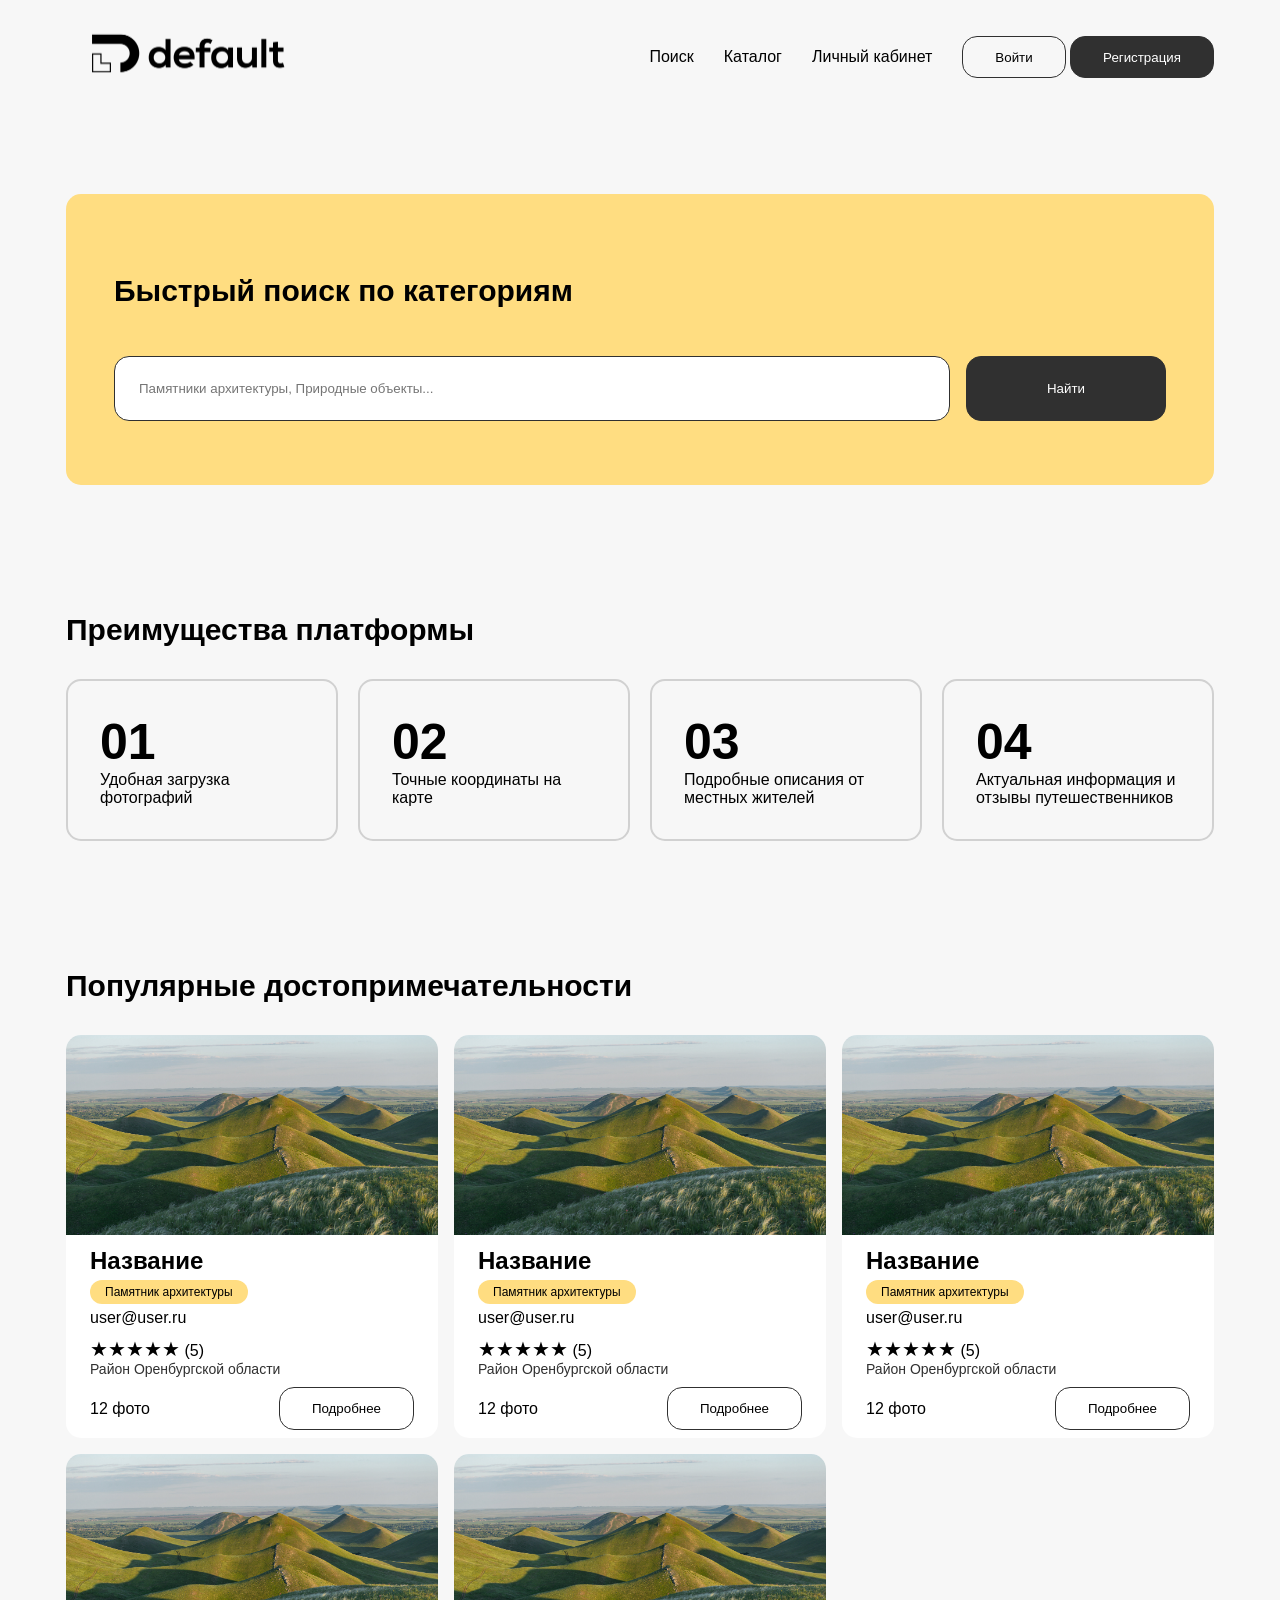
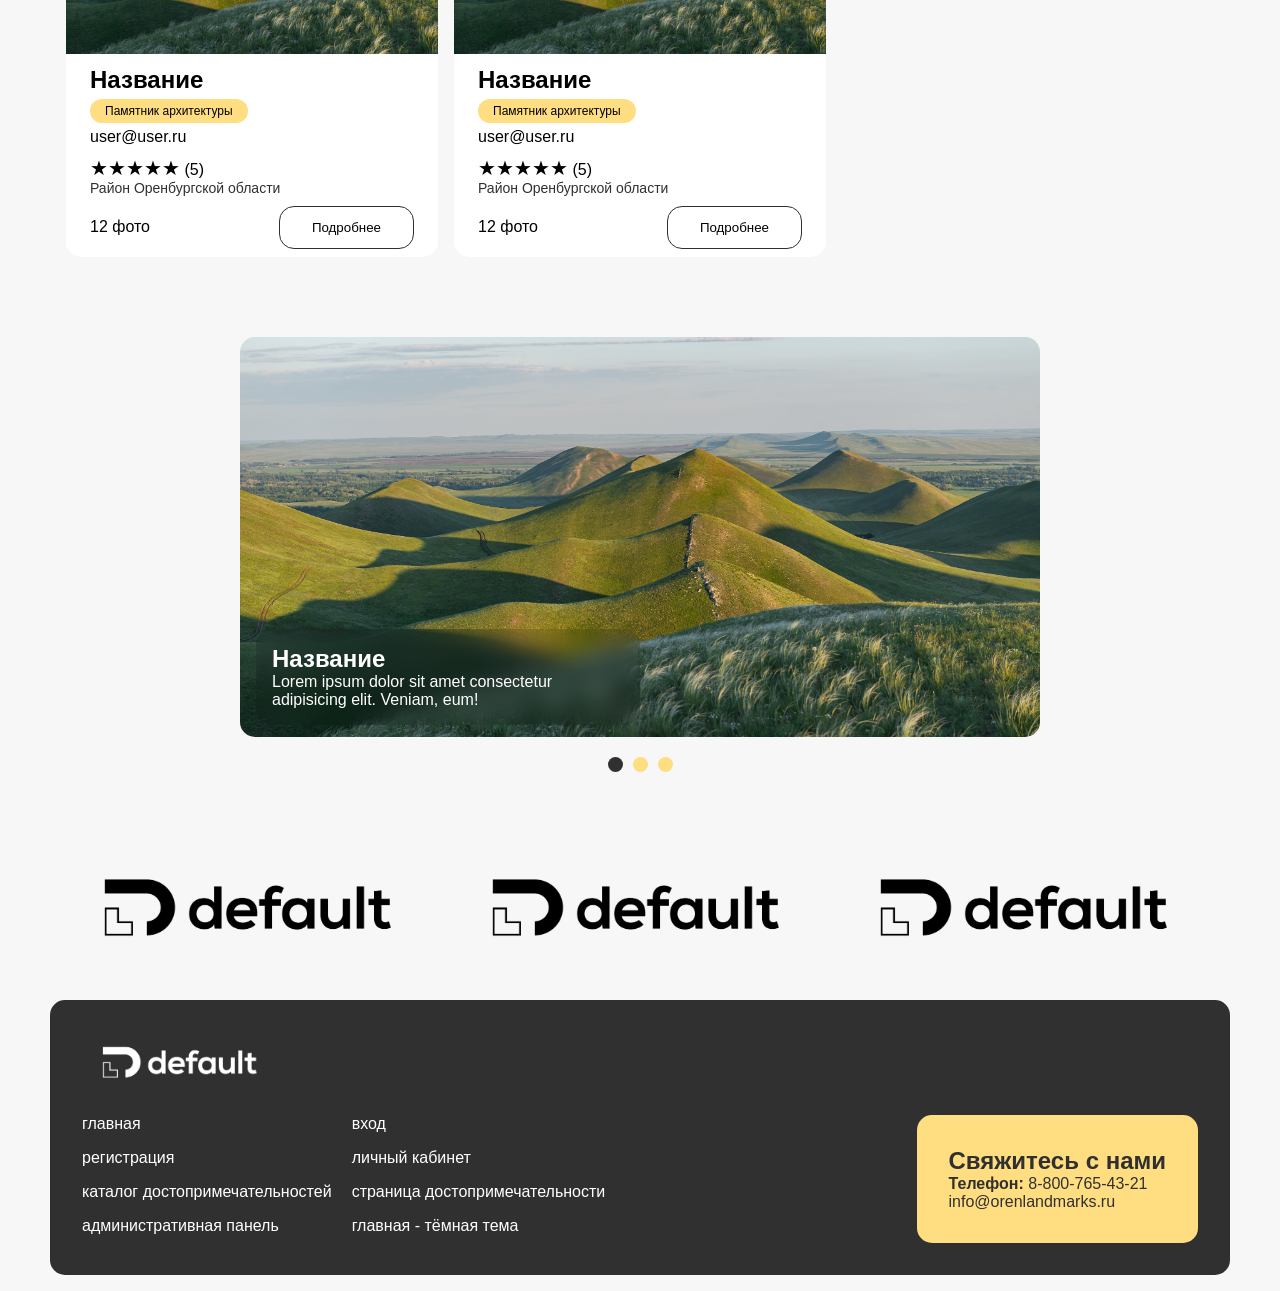
<file: index.html>
<!doctype html>
<html lang="en">
  <head>
    <meta charset="UTF-8" />
    <meta name="viewport" content="width=device-width, initial-scale=1.0" />
    <title>Document</title>
    <link rel="stylesheet" href="css/style.css" />
    <link rel="stylesheet" href="css/index.css" />
  </head>
  <body data-theme="light">
    <header>
      <div class="container">
        <div id="logo" class="logo"><img src="./img/logo.png" alt="" /></div>
        <div id="main-nav">
          <input type="checkbox" name="burger" id="burger" />
          <label for="burger" class="burger-icon">
            <span></span>
            <span></span>
            <span></span>
          </label>
          <nav>
            <ul>
              <li id="go-to-serach">
                <a href="">Поиск</a>
              </li>
              <li id="nav-catalog">
                <a href="">Каталог</a>
              </li>
              <li id="nav-profile"><a href="">Личный кабинет</a></li>
              <li>
                <form>
                  <button id="nav-login" class="btn" formaction="./html/login.html">Войти</button>
                  <button class="btn-accent" id="nav-register" formaction="./html/register.html">
                    Регистрация
                  </button>
                </form>
              </li>
            </ul>
          </nav>
        </div>
      </div>
    </header>

    <main>
      <section id="search-section">
        <div class="container">
          <div class="search-container">
            <h1>Быстрый поиск по категориям</h1>

            <div class="search-form">
              <input
                type="search"
                name="search-input"
                id="search-input"
                placeholder="Памятники архитектуры, Природные объекты..."
              />
              <button class="btn-accent" id="search-button">Найти</button>
            </div>
          </div>
        </div>
      </section>
      <section id="advantages-section">
        <div class="container">
          <h1>Преимущества платформы</h1>
          <div class="advantages-items">
            <div class="advantages-item">
              <h2>01</h2>
              <p>Удобная загрузка фотографий</p>
            </div>
            <div class="advantages-item">
              <h2>02</h2>
              <p>Точные координаты на карте</p>
            </div>
            <div class="advantages-item">
              <h2>03</h2>
              <p>Подробные описания от местных жителей</p>
            </div>
            <div class="advantages-item">
              <h2>04</h2>
              <p>Актуальная информация и отзывы путешественников</p>
            </div>
          </div>
        </div>
      </section>
      <section id="popular-section">
        <div class="container">
          <h1>Популярные достопримечательности</h1>
          <div class="popular-items" id="landmark-card">
            <div class="popular-item">
              <img src="./img/orig.jpg" alt="" />

              <div class="item-text">
                <div>
                  <h2>Название</h2>
                  <p class="tag">Памятник архитектуры</p>
                  <p>user@user.ru</p>
                </div>
                <div>
                  <span class="stars">&starf;&starf;&starf;&starf;&starf;</span>
                  (5)
                  <p class="secondary">Район Оренбургской области</p>
                </div>
                <div class="flex-btw">
                  <span>12 фото</span>
                  <div><button class="btn">Подробнее</button></div>
                </div>
              </div>
            </div>
            <div class="popular-item">
              <img src="./img/orig.jpg" alt="" />

              <div class="item-text">
                <div>
                  <h2>Название</h2>
                  <p class="tag">Памятник архитектуры</p>
                  <p>user@user.ru</p>
                </div>
                <div>
                  <span class="stars">&starf;&starf;&starf;&starf;&starf;</span>
                  (5)
                  <p class="secondary">Район Оренбургской области</p>
                </div>
                <div class="flex-btw">
                  <span>12 фото</span>
                  <div><button class="btn">Подробнее</button></div>
                </div>
              </div>
            </div>
            <div class="popular-item">
              <img src="./img/orig.jpg" alt="" />

              <div class="item-text">
                <div>
                  <h2>Название</h2>
                  <p class="tag">Памятник архитектуры</p>
                  <p>user@user.ru</p>
                </div>
                <div>
                  <span class="stars">&starf;&starf;&starf;&starf;&starf;</span>
                  (5)
                  <p class="secondary">Район Оренбургской области</p>
                </div>
                <div class="flex-btw">
                  <span>12 фото</span>
                  <div><button class="btn">Подробнее</button></div>
                </div>
              </div>
            </div>
            <div class="popular-item">
              <img src="./img/orig.jpg" alt="" />

              <div class="item-text">
                <div>
                  <h2>Название</h2>
                  <p class="tag">Памятник архитектуры</p>
                  <p>user@user.ru</p>
                </div>
                <div>
                  <span class="stars">&starf;&starf;&starf;&starf;&starf;</span>
                  (5)
                  <p class="secondary">Район Оренбургской области</p>
                </div>
                <div class="flex-btw">
                  <span>12 фото</span>
                  <div><button class="btn">Подробнее</button></div>
                </div>
              </div>
            </div>
            <div class="popular-item">
              <img src="./img/orig.jpg" alt="" />

              <div class="item-text">
                <div>
                  <h2>Название</h2>
                  <p class="tag">Памятник архитектуры</p>
                  <p>user@user.ru</p>
                </div>
                <div>
                  <span class="stars">&starf;&starf;&starf;&starf;&starf;</span>
                  (5)
                  <p class="secondary">Район Оренбургской области</p>
                </div>
                <div class="flex-btw">
                  <span>12 фото</span>
                  <div><button class="btn">Подробнее</button></div>
                </div>
              </div>
            </div>
          </div>
        </div>
      </section>
      <section id="slider-section">
        <div class="slider">
          <input type="radio" name="sld" id="s1" checked />
          <input type="radio" name="sld" id="s2" />
          <input type="radio" name="sld" id="s3" />

          <div class="slides">
            <div class="slide">
              <img src="./img/orig.jpg" alt="" />
              <div class="sld-text">
                <h2>Название</h2>
                <p>
                  Lorem ipsum dolor sit amet consectetur adipisicing elit.
                  Veniam, eum!
                </p>
              </div>
            </div>
            <div class="slide">
              <img src="./img/orig.jpg" alt="" />
              <div class="sld-text">
                <p>text 2</p>
              </div>
            </div>
            <div class="slide">
              <img src="./img/orig.jpg" alt="" />
              <div class="sld-text">
                <p>text 3</p>
              </div>
            </div>
          </div>
          <div class="sld-nav">
            <label for="s1"></label>
            <label for="s2"></label>
            <label for="s3"></label>
          </div>
        </div>
      </section>
      <section id="partners-section">
        <div class="container">
          <img src="./img/logo.png" alt="" />
          <img src="./img/logo.png" alt="" />
          <img src="./img/logo.png" alt="" />
        </div>
      </section>
    </main>
    <footer id="footer">
      <div class="container">
        <div class="logo"><img src="./img/logo.png" alt="" /></div>
        <div class="footer-menu">
          <nav>
            <ul>
              <li><a href="./html/index.html">главная</a></li>
              <li><a href="./html/login.html">вход</a></li>
              <li><a href="./html/register.html">регистрация</a></li>
              <li><a href="./html/profile.html">личный кабинет</a></li>
              <li>
                <a href="./html/catalog.html">каталог достопримечательностей</a>
              </li>
              <li>
                <a href="./html/landmark.html"
                  >страница достопримечательности</a
                >
              </li>
              <li><a href="./html/admin.html">административная панель</a></li>
              <li>
                <a href="./html/index_dark.html">главная - тёмная тема</a>
              </li>
            </ul>
          </nav>
          <div class="contacts">
            <h2>Свяжитесь с нами</h2>
            <p>
              <strong>Телефон:</strong>
              <a href="tel:+78007654321">8-800-765-43-21</a>
            </p>
            <a href="mailto:info@orenlandmarks.ru">info@orenlandmarks.ru</a>
          </div>
        </div>
      </div>
    </footer>
  </body>
</html>
</file>
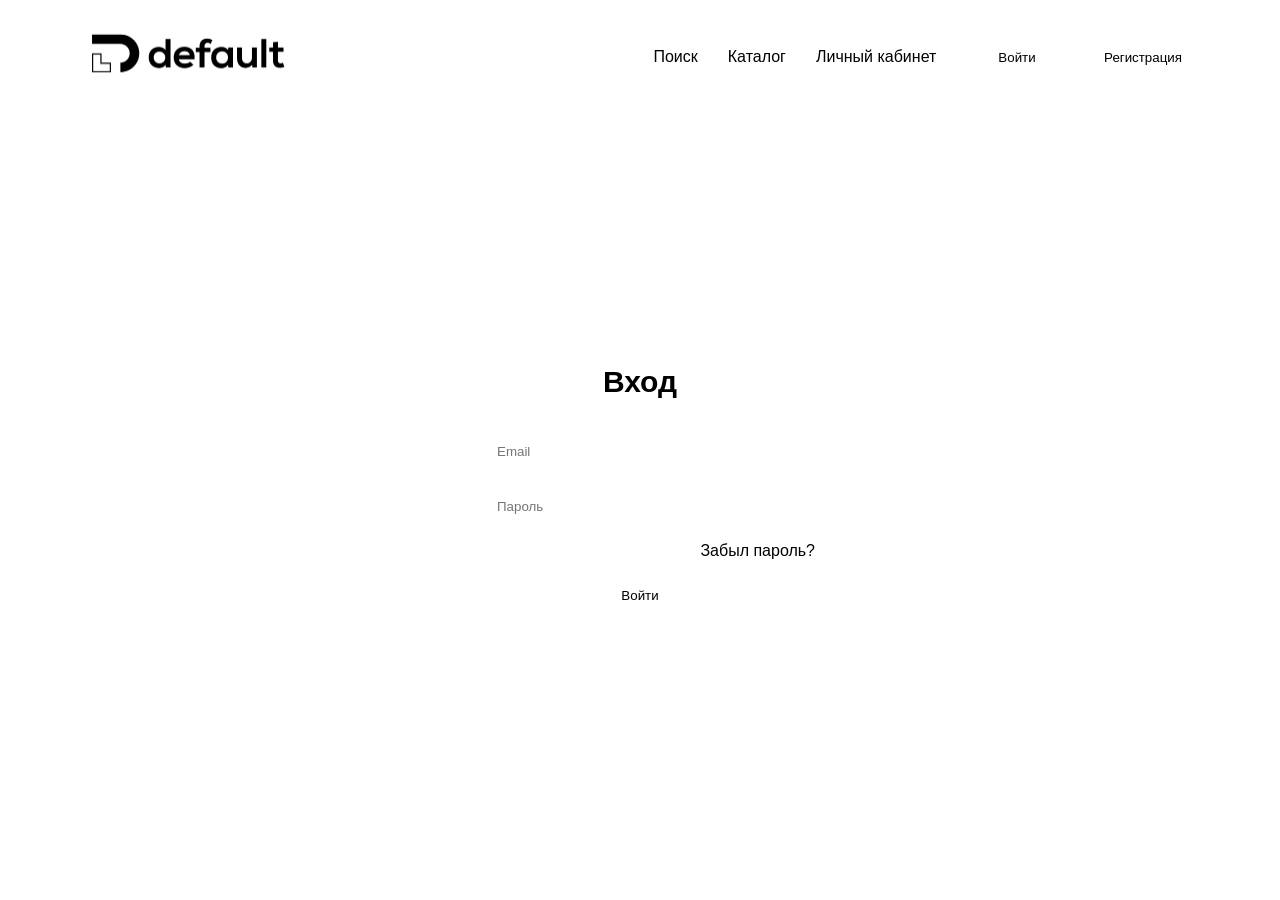
<file: html/login.html>
<!doctype html>
<html lang="en">
  <head>
    <meta charset="UTF-8" />
    <meta name="viewport" content="width=device-width, initial-scale=1.0" />
    <title>Вход</title>
    <link rel="stylesheet" href="../css/style.css" />
  </head>
  <body>
    <header>
      <div class="container">
        <div id="logo" class="logo"><img src="../img/logo.png" alt="" /></div>
        <div id="main-nav">
          <input type="checkbox" name="burger" id="burger" />
          <label for="burger" class="burger-icon">
            <span></span>
            <span></span>
            <span></span>
          </label>
          <nav>
            <ul>
              <li id="go-to-serach">
                <a href="">Поиск</a>
              </li>
              <li id="nav-catalog">
                <a href="">Каталог</a>
              </li>
              <li id="nav-profile"><a href="">Личный кабинет</a></li>
              <li>
                <form>
                  <button id="nav-login" class="btn" formaction="./login.html">
                    Войти
                  </button>
                  <button
                    class="btn-accent"
                    id="nav-register"
                    formaction="./register.html"
                  >
                    Регистрация
                  </button>
                </form>
              </li>
            </ul>
          </nav>
        </div>
      </div>
    </header>
    <main>
      <div class="container-center" id="login-form">
        <h1>Вход</h1>
        <form method="post">
          <input
            type="email"
            name="login-email"
            id="login-email"
            placeholder="Email"
          />
          <input
            type="password"
            name="login-password"
            id="login-password"
            placeholder="Пароль"
          />
          <a href="#" id="forgot-password-link">Забыл пароль?</a>
          <button class="btn-accent" id="login-submit">Войти</button>
        </form>
      </div>
    </main>
  </body>
</html>
</file>
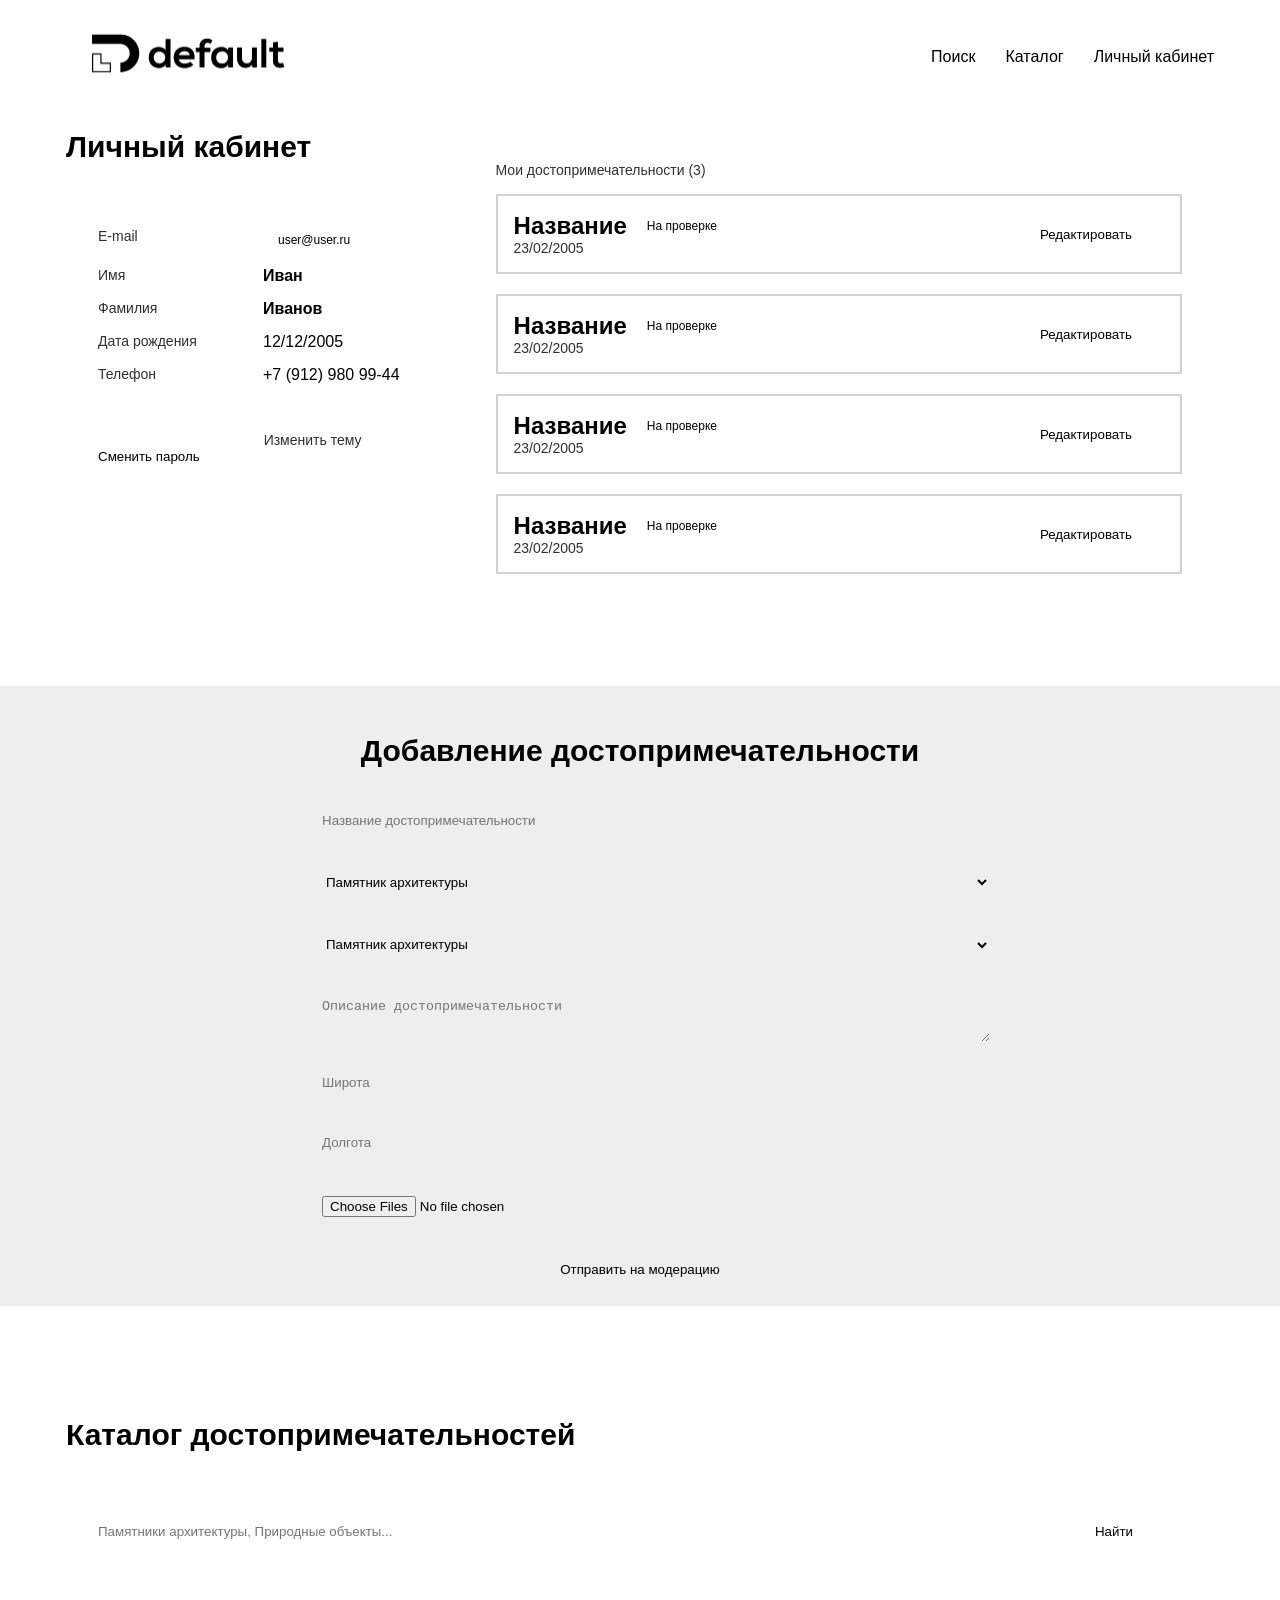
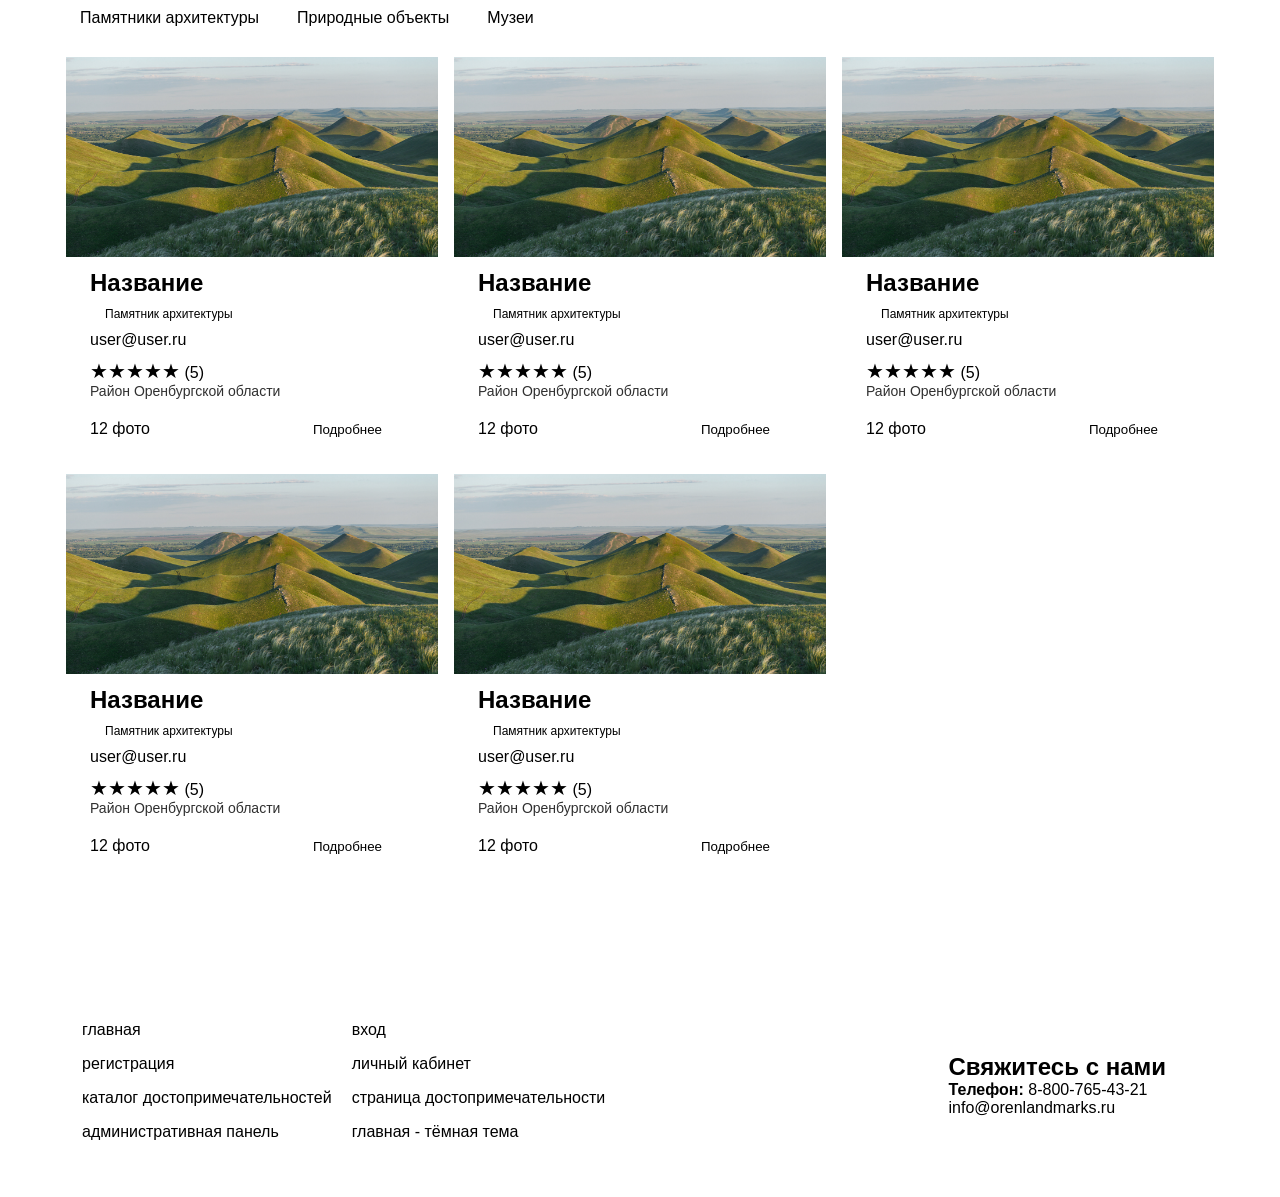
<file: html/profile.html>
<!doctype html>
<html lang="en">
  <head>
    <meta charset="UTF-8" />
    <meta name="viewport" content="width=device-width, initial-scale=1.0" />
    <title>Профиль</title>
    <link rel="stylesheet" href="../css/style.css" />
  </head>
  <body>
    <header>
      <div class="container">
        <div id="logo" class="logo"><img src="../img/logo.png" alt="" /></div>
        <div id="main-nav">
          <input type="checkbox" name="burger" id="burger" />
          <label for="burger" class="burger-icon">
            <span></span>
            <span></span>
            <span></span>
          </label>
          <nav>
            <ul>
              <li id="go-to-serach">
                <a href="">Поиск</a>
              </li>
              <li id="nav-catalog">
                <a href="">Каталог</a>
              </li>
              <li id="nav-profile"><a href="">Личный кабинет</a></li>
            </ul>
          </nav>
        </div>
      </div>
    </header>
    <main id="profile-page">
      <div class="container user-info-list">
        <div id="user-info">
          <h1>Личный кабинет</h1>
          <div class="container-info">
            <div class="items">
              <p class="secondary">E-mail</p>
              <p class="tag">user@user.ru</p>
              <p class="secondary">Имя</p>
              <h4>Иван</h4>
              <p class="secondary">Фамилия</p>
              <h4>Иванов</h4>
              <p class="secondary">Дата рождения</p>
              <p>12/12/2005</p>
              <p class="secondary">Телефон</p>
              <p>+7 (912) 980 99-44</p>
            </div>
          </div>
          <div id="profile-settings">
            <button class="btn" id="change-password-btn">Сменить пароль</button>
            <div class="theme-switch-wrapper">
              <p class="secondary">Изменить тему</p>
              <label class="theme-switch" for="theme-toggle">
                <input type="checkbox" id="theme-toggle" />
                <div class="container-round round"></div>
              </label>
            </div>
          </div>
        </div>
        <div id="my-landmarks">
          <p class="secondary">Мои достопримечательности (3)</p>
          <div class="landmarks-items">
            <div class="landmarks-item">
              <div class="flex-btw">
                <div>
                  <div class="flex-btw">
                    <h2>Название</h2>
                    <p class="tag">На проверке</p>
                  </div>
                  <p class="secondary">23/02/2005</p>
                </div>
                <button class="btn">Редактировать</button>
              </div>
            </div>
            <div class="landmarks-item">
              <div class="flex-btw">
                <div>
                  <div class="flex-btw">
                    <h2>Название</h2>
                    <p class="tag">На проверке</p>
                  </div>
                  <p class="secondary">23/02/2005</p>
                </div>
                <button class="btn">Редактировать</button>
              </div>
            </div>
            <div class="landmarks-item">
              <div class="flex-btw">
                <div>
                  <div class="flex-btw">
                    <h2>Название</h2>
                    <p class="tag">На проверке</p>
                  </div>
                  <p class="secondary">23/02/2005</p>
                </div>
                <button class="btn">Редактировать</button>
              </div>
            </div>
            <div class="landmarks-item">
              <div class="flex-btw">
                <div>
                  <div class="flex-btw">
                    <h2>Название</h2>
                    <p class="tag">На проверке</p>
                  </div>
                  <p class="secondary">23/02/2005</p>
                </div>
                <button class="btn">Редактировать</button>
              </div>
            </div>
          </div>
        </div>
      </div>
      <section id="add-landmark-form">
        <div class="container">
          <h1>Добавление достопримечательности</h1>
          <form>
            <input
              type="text"
              name="landmark-title"
              id="landmark-title"
              placeholder="Название достопримечательности"
            />
            <select name="landmark-category" id="landmark-category">
              <option value="1">Памятник архитектуры</option>
              <option value="2">Природный объект</option>
              <option value="3">Музей</option>
              <option value="4">Историческое место</option>
              <option value="5">Религиозное сооружение</option>
              <option value="6">Другое</option>
            </select>
            <select name="landmark-district" id="landmark-district">
              <option value="1">Памятник архитектуры</option>
            </select>
            <textarea
              name="landmark-description"
              id="landmark-description"
              placeholder="Описание достопримечательности"
            ></textarea>
            <input
              type="number"
              name="landmark-lat"
              id="landmark-lng"
              placeholder="Широта"
            />
            <input
              type="number"
              name="landmark-lat"
              id="landmark-lng"
              placeholder="Долгота"
            />
            <input
              type="file"
              name="landmark-images"
              id="landmark-images"
              multiple
              accept="image/*"
            />
            <div>
              <button class="btn-accent" id="landmark-submit">
                Отправить на модерацию
              </button>
            </div>
          </form>
        </div>
      </section>
      <section>
        <div class="container">
          <h1>Каталог достопримечательностей</h1>
          <div class="search-form">
            <input
              type="search"
              name="search-input"
              id="search-input"
              placeholder="Памятники архитектуры, Природные объекты..."
            />
            <button class="btn-accent" id="search-button">Найти</button>
          </div>
          <div class="filter">
            <input type="checkbox" name="filter-mobile" id="filter-mobile" />

            <div class="filter-items">
              <div class="filter-item">Памятники архитектуры</div>
              <div class="filter-item">Природные объекты</div>
              <div class="filter-item">Музеи</div>
            </div>
            <div class="filter-container">
              <label class="filter-mobile" for="filter-mobile">
                <span></span>
                <span></span>
                <span></span>
              </label>
              <span>Фильтр</span>
            </div>
          </div>
          <div class="popular-items" id="landmark-card">
            <div class="popular-item">
              <img src="../img/orig.jpg" alt="" />

              <div class="item-text">
                <div>
                  <h2>Название</h2>
                  <p class="tag">Памятник архитектуры</p>
                  <p>user@user.ru</p>
                </div>
                <div>
                  <span class="stars">&starf;&starf;&starf;&starf;&starf;</span>
                  (5)
                  <p class="secondary">Район Оренбургской области</p>
                </div>
                <div class="flex-btw">
                  <span>12 фото</span>
                  <div><button class="btn">Подробнее</button></div>
                </div>
              </div>
            </div>
            <div class="popular-item">
              <img src="../img/orig.jpg" alt="" />

              <div class="item-text">
                <div>
                  <h2>Название</h2>
                  <p class="tag">Памятник архитектуры</p>
                  <p>user@user.ru</p>
                </div>
                <div>
                  <span class="stars">&starf;&starf;&starf;&starf;&starf;</span>
                  (5)
                  <p class="secondary">Район Оренбургской области</p>
                </div>
                <div class="flex-btw">
                  <span>12 фото</span>
                  <div><button class="btn">Подробнее</button></div>
                </div>
              </div>
            </div>
            <div class="popular-item">
              <img src="../img/orig.jpg" alt="" />

              <div class="item-text">
                <div>
                  <h2>Название</h2>
                  <p class="tag">Памятник архитектуры</p>
                  <p>user@user.ru</p>
                </div>
                <div>
                  <span class="stars">&starf;&starf;&starf;&starf;&starf;</span>
                  (5)
                  <p class="secondary">Район Оренбургской области</p>
                </div>
                <div class="flex-btw">
                  <span>12 фото</span>
                  <div><button class="btn">Подробнее</button></div>
                </div>
              </div>
            </div>
            <div class="popular-item">
              <img src="../img/orig.jpg" alt="" />

              <div class="item-text">
                <div>
                  <h2>Название</h2>
                  <p class="tag">Памятник архитектуры</p>
                  <p>user@user.ru</p>
                </div>
                <div>
                  <span class="stars">&starf;&starf;&starf;&starf;&starf;</span>
                  (5)
                  <p class="secondary">Район Оренбургской области</p>
                </div>
                <div class="flex-btw">
                  <span>12 фото</span>
                  <div><button class="btn">Подробнее</button></div>
                </div>
              </div>
            </div>
            <div class="popular-item">
              <img src="../img/orig.jpg" alt="" />

              <div class="item-text">
                <div>
                  <h2>Название</h2>
                  <p class="tag">Памятник архитектуры</p>
                  <p>user@user.ru</p>
                </div>
                <div>
                  <span class="stars">&starf;&starf;&starf;&starf;&starf;</span>
                  (5)
                  <p class="secondary">Район Оренбургской области</p>
                </div>
                <div class="flex-btw">
                  <span>12 фото</span>
                  <div><button class="btn">Подробнее</button></div>
                </div>
              </div>
            </div>
          </div>
        </div>
      </section>
      <footer id="footer">
        <div class="container">
          <div class="logo"><img src="../img/logo.png" alt="" /></div>
          <div class="footer-menu">
            <nav>
              <ul>
                <li><a href="./index.html">главная</a></li>
                <li><a href="./login.html">вход</a></li>
                <li><a href="./register.html">регистрация</a></li>
                <li><a href="./profile.html">личный кабинет</a></li>
                <li>
                  <a href="./catalog.html">каталог достопримечательностей</a>
                </li>
                <li>
                  <a href="./landmark.html">страница достопримечательности</a>
                </li>
                <li><a href="./admin.html">административная панель</a></li>
                <li>
                  <a href="./index_dark.html">главная - тёмная тема</a>
                </li>
              </ul>
            </nav>
            <div class="contacts">
              <h2>Свяжитесь с нами</h2>
              <p>
                <strong>Телефон:</strong>
                <a href="tel:+78007654321">8-800-765-43-21</a>
              </p>
              <a href="mailto:info@orenlandmarks.ru">info@orenlandmarks.ru</a>
            </div>
          </div>
        </div>
      </footer>
    </main>
  </body>
</html>
</file>
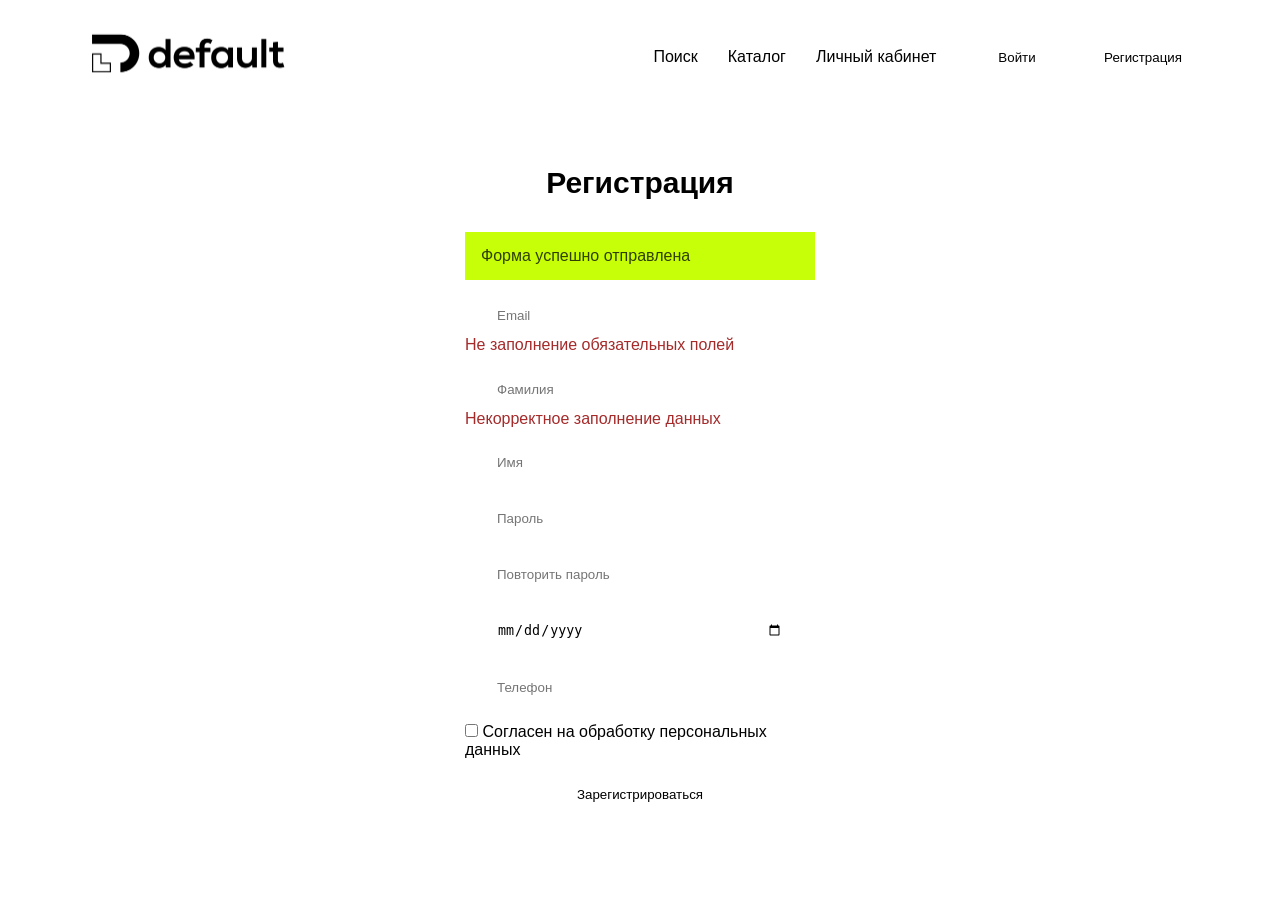
<file: html/register.html>
<!doctype html>
<html lang="en">
  <head>
    <meta charset="UTF-8" />
    <meta name="viewport" content="width=device-width, initial-scale=1.0" />
    <title>Регистрация</title>
    <link rel="stylesheet" href="../css/style.css" />
  </head>
  <body>
    <header>
      <div class="container">
        <div id="logo" class="logo"><img src="../img/logo.png" alt="" /></div>
        <div id="main-nav">
          <input type="checkbox" name="burger" id="burger" />
          <label for="burger" class="burger-icon">
            <span></span>
            <span></span>
            <span></span>
          </label>
          <nav>
            <ul>
              <li id="go-to-serach">
                <a href="">Поиск</a>
              </li>
              <li id="nav-catalog">
                <a href="">Каталог</a>
              </li>
              <li id="nav-profile"><a href="">Личный кабинет</a></li>
              <li>
                <form>
                  <button id="nav-login" class="btn" formaction="./login.html">
                    Войти
                  </button>
                  <button
                    class="btn-accent"
                    id="nav-register"
                    formaction="./register.html"
                  >
                    Регистрация
                  </button>
                </form>
              </li>
            </ul>
          </nav>
        </div>
      </div>
    </header>
    <main>
      <div class="container-center" id="register-form">
        <h1>Регистрация</h1>
        <form method="post">
          <div class="succ-alert">Форма успешно отправлена</div>
          <div>
            <input
              type="email"
              name="reg-email"
              id="reg-email"
              placeholder="Email"
              class="error-field"
              required
            />
            <p class="error-text">Не заполнение обязательных полей</p>
          </div>
          <div>
            <input
              type="text"
              name="reg-lastname"
              id="reg-lastname"
              placeholder="Фамилия"
              required
              class="error-field"
            />
            <p class="error-text">Некорректное заполнение данных</p>
          </div>
          <input
            type="text"
            name="reg-firstname"
            id="reg-firstname"
            placeholder="Имя"
            required
          />
          <input
            type="password"
            name="reg-password"
            id="reg-password"
            placeholder="Пароль"
            required
          />
          <input
            type="password"
            name="reg-password-confirm"
            id="reg-password-confirm"
            placeholder="Повторить пароль"
            required
          />
          <input
            type="date"
            name="reg-birthdate"
            id="reg-birthdate"
          />
          <input
            type="tel"
            name="reg-phone"
            id="reg-phone"
            placeholder="Телефон"
          />
          <div>
            <input type="checkbox" name="reg-consent" id="reg-consent" />
            <label for="reg-consent">
              <a href="#">Согласен на обработку персональных данных</a>
            </label>
          </div>
          <button class="btn-accent" id="reg-submit">Зарегистрироваться</button>
        </form>
      </div>
    </main>
  </body>
</html>
</file>
<file: css/style.css>
@import url(./index.css);
@import url(./auth.css);
@import url(./profile.css);
[data-theme="light"] {
  /* Цвета */
  --color-bg: #f7f7f7;
  --color-accent: #ffdd81;
  --color-accent-gray: #303030;
  --color-white: #ffffff;
  --color-black: #000000;

  /* Границы */
  --border-radius-15: 15px;
  --border-radius-full: calc(infinity * 1px);
  --border: 1px solid var(--color-accent-gray);

  --width-slider: min(800px, 90vw);
  --box-shadow: 0 5px 10px rgba(0, 0, 0, 0.1);
}

a {
  color: var(--color-black);
  text-decoration: none;
}
a:hover {
  text-decoration: underline;
}
.container {
  max-width: 1180px;
  margin: 0 auto;
  padding: 1rem;
}
* {
  padding: 0;
  margin: 0;
  box-sizing: border-box;
}

body {
  font-family: "Segoe UI", Tahoma, Geneva, Verdana, sans-serif;
  background-color: var(--color-bg);
}
.tgf-italic {
  font-family: "PlayfairDisplay-Italic";
}

.btn-accent {
  border: var(--border);
  padding: 0.8rem 2rem;
  border-radius: var(--border-radius-15);
  background-color: var(--color-accent-gray);
  transition: 0.1;
  color: var(--color-white);
}
.btn-accent:hover {
  background-color: var(--color-black);
  color: var(--color-white);
}

.btn {
  border: var(--border);
  padding: 0.8rem 2rem;
  border-radius: var(--border-radius-15);
  background-color: transparent;
  transition: 0.1;
}
.btn:hover {
  background-color: var(--color-accent-gray);
  color: var(--color-white);
}

input:not([type="checkbox"]),
select,
textarea {
  border: var(--border);
  padding: 0.8rem 2rem;
  border-radius: var(--border-radius-15);
  background-color: var(--color-white);
  transition: 0.1;
  outline: none;
  width: 100%;
}
.wdth-400 {
  max-width: 400px;
}

h1 {
  padding: 2rem 0;
  font-size: max(30px, 12px);
}
.secondary {
  color: #303030;
  font-size: 14px;
}

.text-accent {
  color: var(--color-accent);
}
img {
  width: 100%;
}
section {
  margin-top: 4rem;
}

@media (max-width: 1000px) {
  h1 {
    font-size: 25px;
  }
}
li {
  list-style: none;
}

.tag {
  padding: 5px 15px;
  display: inline-block;
  border-radius: var(--border-radius-full);
  font-size: 12px;
  background-color: var(--color-accent);
}
</file>
<file: css/index.css>
header .logo img {
  width: 250px;
}
header li {
  list-style: none;
}
header input {
  display: none;
}
header nav ul {
  display: flex;
  align-items: center;
  gap: 30px;
}
header .container {
  display: flex;
  align-items: center;
  justify-content: space-between;
}

@media (max-width: 1000px) {
  header nav {
    display: none;
  }
  .burger-icon span {
    display: block;
    width: 30px;
    height: 3px;
    background-color: var(--color-accent-gray);
    border-radius: var(--border-radius-15);
    position: relative;
  }
  .burger-icon span:nth-child(1) {
    top: -5px;
  }
  .burger-icon span:nth-child(2) {
    top: 0;
  }
  .burger-icon span:nth-child(3) {
    top: 5px;
  }
  #burger:checked ~ nav {
    display: block;
    position: absolute;
    top: 80px;
    right: 20px;
  }
  #burger:checked ~ nav ul {
    display: flex;
    flex-direction: column;
    gap: 10px;
    background-color: var(--color-white);
    padding: 1rem;
    border-radius: var(--border-radius-15);
    box-shadow: var(--box-shadow);
  }
}

/* ===============================
Поиск
=============================== */
.search-container {
  background-color: var(--color-accent);
  padding: 3rem;
  border-radius: var(--border-radius-15);
}
.search-form {
  padding: 1rem 0;
  display: grid;
  grid-template-columns: 1fr 200px;
  gap: 1rem;
}
.search-form input,
.search-form .btn-accent {
  padding: 1.5rem;
  width: 100%;
}
@media (max-width: 1000px) {
  .search-form {
    grid-template-columns: 1fr;
  }
}
.advantages-items h2 {
  font-size: 50px;
}
.advantages-items {
  display: grid;
  grid-template-columns: repeat(4, 1fr);
  gap: 20px;
}
.advantages-item {
  border: 2px solid rgb(209, 209, 209);
  border-radius: var(--border-radius-15);
  padding: 2rem;
}
@media (max-width: 1000px) {
  .advantages-items {
    grid-template-columns: repeat(1, 1fr);
  }
}

.popular-items {
  display: grid;
  gap: 1rem;
  grid-template-columns: repeat(auto-fit, minmax(350px, 1fr));
}

.popular-item {
  background-color: var(--color-white);
  border-radius: var(--border-radius-15);
}
.popular-item .item-text {
  padding: 0.5rem 1.5rem;

  display: flex;
  flex-direction: column;
  gap: 10px;
}
.popular-item img {
  height: 200px;
  width: 100%;
  object-fit: cover;
  border-radius: var(--border-radius-15) var(--border-radius-15) 0 0;
}
.stars {
  font-size: 20px;
}
.flex-btw {
  display: flex;
  justify-content: space-between;
  align-items: center;
  gap: 10px;
}
.popular-item .tag {
  margin: 5px 0;
}
.slider {
  max-width: var(--width-slider);
  overflow: hidden;
  margin: auto;
}
.slides {
  display: flex;
  gap: 10px;
  width: 300%;
  position: relative;
  transition: 0.3s;
}

.slides img {
  border-radius: var(--border-radius-15);
  height: 400px;
  width: var(--width-slider);
  object-fit: cover;
}
.sld-text {
  position: absolute;
  bottom: 0;
  width: min(30vw, 450px);
  margin: 1rem;
  backdrop-filter: blur(10px);
  background-color: rgba(0, 0, 0, 0.1);
  border-radius: var(--border-radius-15);
  padding: 1rem;
  color: var(--color-white);
}
.sld-nav {
  display: flex;
  align-items: center;
  justify-content: center;
  gap: 10px;
  margin-top: 1rem;
}

.sld-nav label {
  display: inline-block;
  width: 15px;
  height: 15px;
  border-radius: var(--border-radius-full);
  background-color: var(--color-accent);
}
#slider-section input {
  display: none;
}
#s1:checked ~ .sld-nav label[for="s1"],
#s2:checked ~ .sld-nav label[for="s2"],
#s3:checked ~ .sld-nav label[for="s3"] {
  background-color: var(--color-accent-gray);
}

#s1:checked ~ .slides {
  transform: translateX(0);
}
#s2:checked ~ .slides {
  transform: translateX(calc(var(--width-slider) * -1));
}
#s3:checked ~ .slides {
  transform: translateX(calc((2 * var(--width-slider) * -1) - 20px));
}

#partners-section .container {
  display: grid;
  grid-template-columns: repeat(3, 1fr);
  align-items: center;
  justify-content: center;
  gap: 1rem;
}
#partners-section img {
  width: 100%;
}
footer .container {
  background-color: var(--color-accent-gray);
  padding: 2rem;
  color: var(--color-white);
  border-radius: var(--border-radius-15);
  margin: 1rem auto;
}
footer .container a {
  color: var(--color-white);
}
.footer-menu {
  display: flex;
  gap: 1rem;
  justify-content: space-between;
}
footer .contacts {
  background-color: var(--color-accent);
  padding: 2rem;
  border-radius: var(--border-radius-15);
  color: var(--color-accent-gray);
}
footer .contacts a {
  color: var(--color-accent-gray);
  padding-top: 0.5rem;
}
.footer-menu ul {
  display: grid;
  grid-template-columns: repeat(2, 1fr);
  gap: 1rem;
}
@media (max-width: 1000px) {
  .footer-menu {
    display: block;
  }
  .footer-menu ul {
    display: grid;
    grid-template-columns: repeat(1, 1fr);
    gap: 1rem;
    margin-bottom: 1rem;
  }
}
footer .logo {
  width: 200px;
  filter: invert(100%);
  margin-bottom: 1rem;
}
</file>
